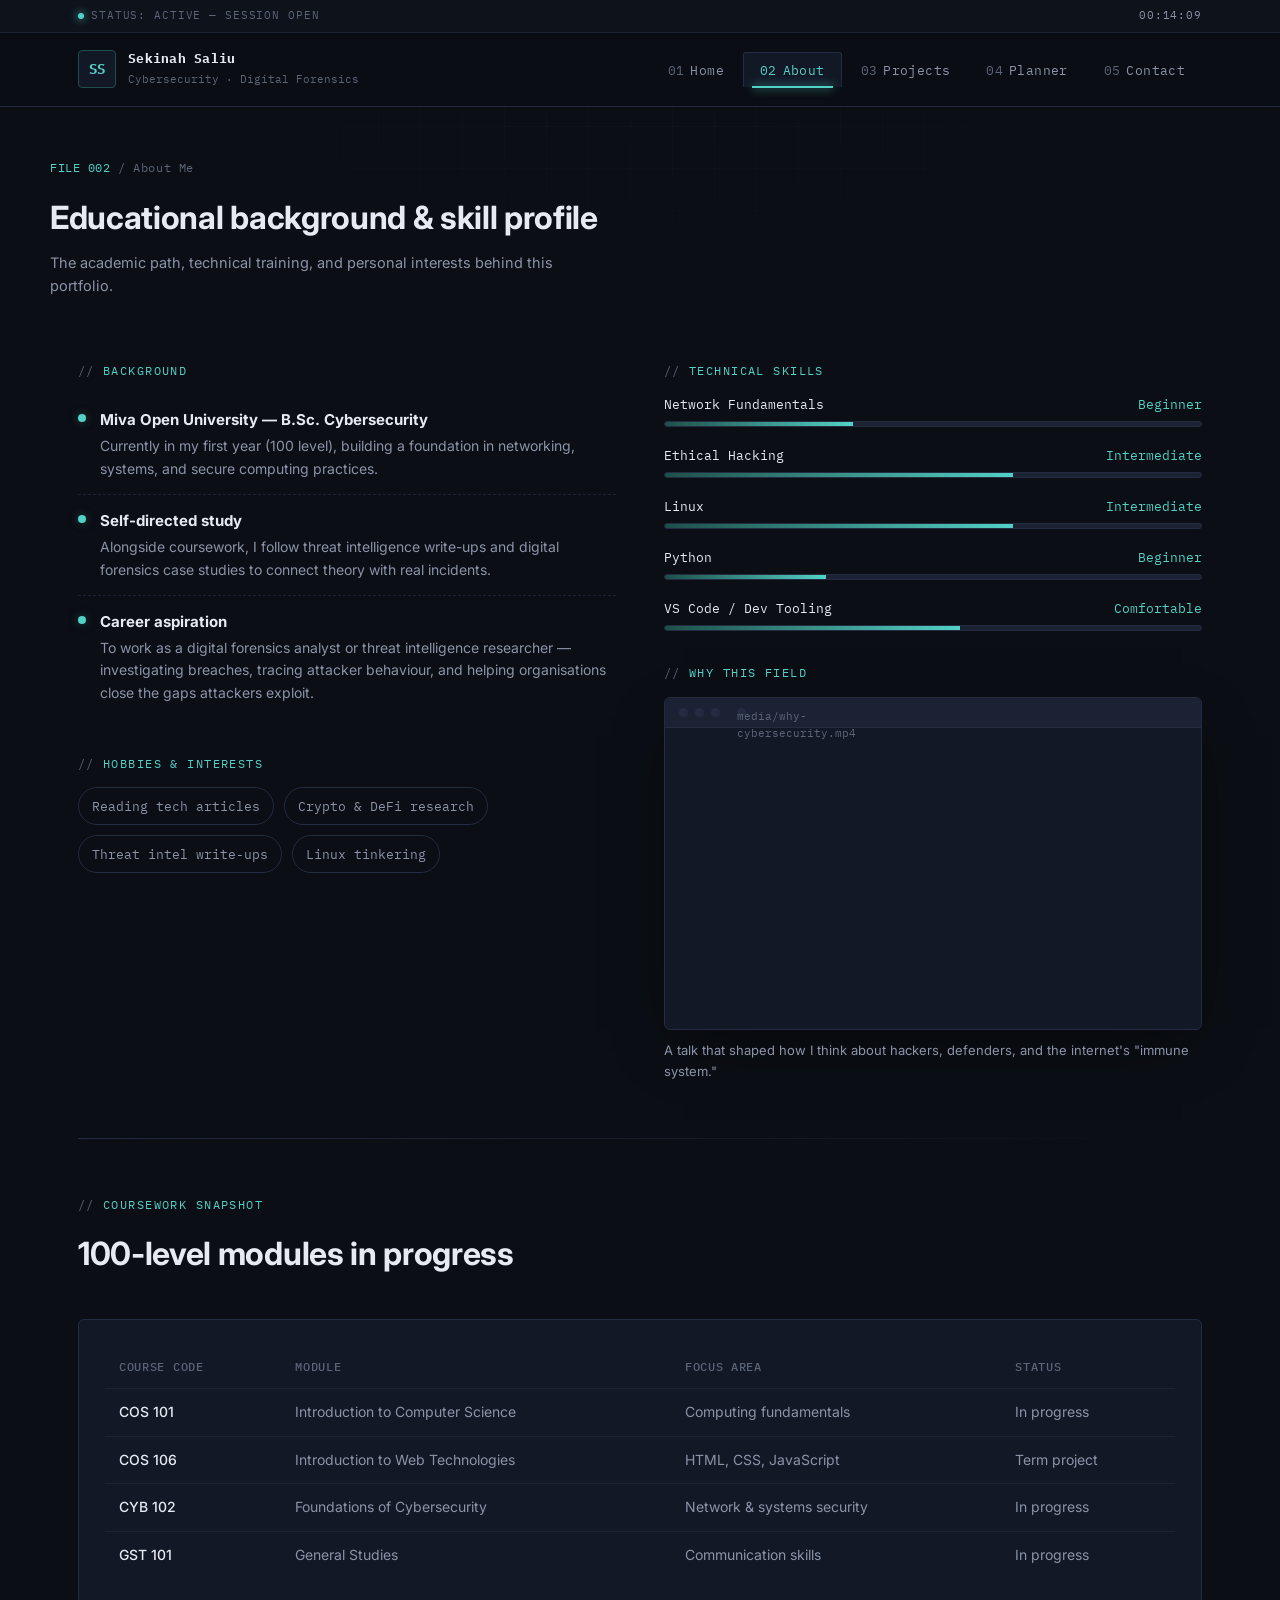
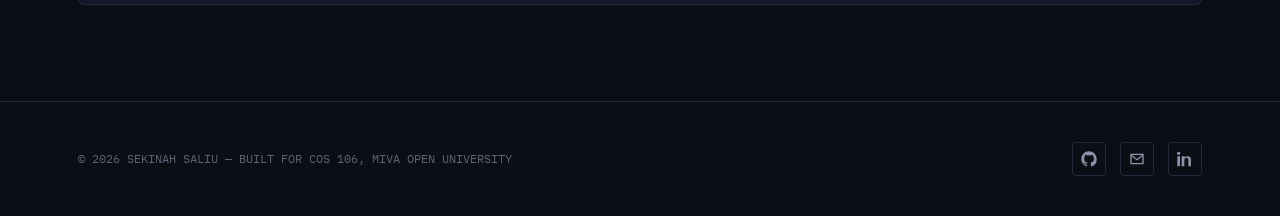
<file: about.html>
<!DOCTYPE html>
<html lang="en">
<head>
<meta charset="UTF-8">
<meta name="viewport" content="width=device-width, initial-scale=1.0">
<title>About Me — Sekinah Saliu</title>
<meta name="description" content="Educational background, career aspirations, technical skills and interests of Sekinah Saliu, Cybersecurity student.">
<link rel="preconnect" href="https://fonts.googleapis.com">
<link href="https://fonts.googleapis.com/css2?family=IBM+Plex+Mono:wght@400;500;600;700&family=Inter:wght@400;500;600;700;800&display=swap" rel="stylesheet">
<link rel="stylesheet" href="style.css">
</head>
<body>

<div class="status-bar">
  <div class="wrap">
    <span><span class="status-dot"></span>STATUS: ACTIVE — SESSION OPEN</span>
    <span class="clock" data-clock>00:00:00</span>
  </div>
</div>

<header class="site-header">
  <nav class="nav-row wrap">
    <a href="index.html" class="brand">
      <span class="brand-mark">SS</span>
      <span class="brand-text"><strong>Sekinah Saliu</strong><span>Cybersecurity · Digital Forensics</span></span>
    </a>
    <button class="nav-toggle" aria-label="Toggle navigation" aria-expanded="false">
      <span></span><span></span><span></span>
    </button>
    <ul class="case-tabs">
      <li><a href="index.html"><span class="idx">01</span>Home</a></li>
      <li><a href="about.html" class="active"><span class="idx">02</span>About</a></li>
      <li><a href="projects.html"><span class="idx">03</span>Projects</a></li>
      <li><a href="planner.html"><span class="idx">04</span>Planner</a></li>
      <li><a href="contact.html"><span class="idx">05</span>Contact</a></li>
    </ul>
  </nav>
</header>

<main>
  <section class="page-head wrap">
    <div class="breadcrumb"><span class="cyan">FILE 002</span> / About Me</div>
    <h1 class="section-title">Educational background &amp; skill profile</h1>
    <p class="section-sub">The academic path, technical training, and personal interests behind this portfolio.</p>
  </section>

  <section class="section-tight">
    <div class="wrap about-grid">

      <div class="reveal in">
        <div class="eyebrow">Background</div>
        <ul class="log-list">
          <li>
            <span class="dot"></span>
            <div>
              <h4>Miva Open University — B.Sc. Cybersecurity</h4>
              <p>Currently in my first year (100 level), building a foundation in networking, systems, and secure computing practices.</p>
            </div>
          </li>
          <li>
            <span class="dot"></span>
            <div>
              <h4>Self-directed study</h4>
              <p>Alongside coursework, I follow threat intelligence write-ups and digital forensics case studies to connect theory with real incidents.</p>
            </div>
          </li>
          <li>
            <span class="dot"></span>
            <div>
              <h4>Career aspiration</h4>
              <p>To work as a digital forensics analyst or threat intelligence researcher — investigating breaches, tracing attacker behaviour, and helping organisations close the gaps attackers exploit.</p>
            </div>
          </li>
        </ul>

        <div class="eyebrow" style="margin-top:36px;">Hobbies &amp; interests</div>
        <div class="chip-row">
          <span class="chip">Reading tech articles</span>
          <span class="chip">Crypto &amp; DeFi research</span>
          <span class="chip">Threat intel write-ups</span>
          <span class="chip">Linux tinkering</span>
        </div>
      </div>

      <div class="reveal">
        <div class="eyebrow">Technical skills</div>

        <div class="meter">
          <div class="meter-head"><span>Network Fundamentals</span><span class="level">Beginner</span></div>
          <div class="meter-track"><div class="meter-fill" data-level="35"></div></div>
        </div>
        <div class="meter">
          <div class="meter-head"><span>Ethical Hacking</span><span class="level">Intermediate</span></div>
          <div class="meter-track"><div class="meter-fill" data-level="65"></div></div>
        </div>
        <div class="meter">
          <div class="meter-head"><span>Linux</span><span class="level">Intermediate</span></div>
          <div class="meter-track"><div class="meter-fill" data-level="65"></div></div>
        </div>
        <div class="meter">
          <div class="meter-head"><span>Python</span><span class="level">Beginner</span></div>
          <div class="meter-track"><div class="meter-fill" data-level="30"></div></div>
        </div>
        <div class="meter">
          <div class="meter-head"><span>VS Code / Dev Tooling</span><span class="level">Comfortable</span></div>
          <div class="meter-track"><div class="meter-fill" data-level="55"></div></div>
        </div>

        <div class="eyebrow" style="margin-top:32px;">Why this field</div>
        <div class="video-frame">
          <div class="terminal-bar"><span></span><span></span><span></span><span class="path">media/why-cybersecurity.mp4</span></div>
          <iframe src="https://www.youtube.com/embed/fJC8jT9RD7o" title="Hackers: the internet's immune system — Keren Elazari" allowfullscreen loading="lazy"></iframe>
        </div>
        <p style="color:var(--muted); font-size:13px; margin-top:10px;">A talk that shaped how I think about hackers, defenders, and the internet's "immune system."</p>
      </div>
    </div>
  </section>

  <div class="wrap"><div class="divider"></div></div>

  <section class="section-tight">
    <div class="wrap">
      <div class="eyebrow">Coursework snapshot</div>
      <div class="section-head">
        <h2 class="section-title">100-level modules in progress</h2>
      </div>
      <div class="card">
        <table class="data-table">
          <thead>
            <tr><th>Course code</th><th>Module</th><th>Focus area</th><th>Status</th></tr>
          </thead>
          <tbody>
            <tr><td><strong>COS 101</strong></td><td>Introduction to Computer Science</td><td>Computing fundamentals</td><td>In progress</td></tr>
            <tr><td><strong>COS 106</strong></td><td>Introduction to Web Technologies</td><td>HTML, CSS, JavaScript</td><td>Term project</td></tr>
            <tr><td><strong>CYB 102</strong></td><td>Foundations of Cybersecurity</td><td>Network &amp; systems security</td><td>In progress</td></tr>
            <tr><td><strong>GST 101</strong></td><td>General Studies</td><td>Communication skills</td><td>In progress</td></tr>
          </tbody>
        </table>
      </div>
    </div>
  </section>
</main>

<footer>
  <div class="wrap footer-row">
    <p>© 2026 SEKINAH SALIU — BUILT FOR COS 106, MIVA OPEN UNIVERSITY</p>
    <div class="socials">
      <a href="https://github.com/" aria-label="GitHub" target="_blank" rel="noopener">
        <svg viewBox="0 0 24 24" fill="currentColor"><path d="M12 .5C5.65.5.5 5.65.5 12c0 5.09 3.29 9.4 7.86 10.93.57.1.78-.25.78-.55v-1.94c-3.2.7-3.87-1.35-3.87-1.35-.53-1.33-1.29-1.68-1.29-1.68-1.05-.72.08-.71.08-.71 1.16.08 1.77 1.19 1.77 1.19 1.03 1.77 2.71 1.26 3.37.96.1-.75.4-1.26.73-1.55-2.55-.29-5.23-1.28-5.23-5.68 0-1.25.45-2.28 1.19-3.08-.12-.29-.52-1.46.11-3.05 0 0 .97-.31 3.18 1.18a11 11 0 0 1 5.8 0c2.2-1.49 3.17-1.18 3.17-1.18.64 1.59.24 2.76.12 3.05.74.8 1.19 1.83 1.19 3.08 0 4.41-2.69 5.38-5.25 5.67.41.36.78 1.07.78 2.16v3.2c0 .31.21.66.79.55A10.52 10.52 0 0 0 23.5 12C23.5 5.65 18.35.5 12 .5Z"/></svg>
      </a>
      <a href="mailto:sekinah.saliu@example.com" aria-label="Email">
        <svg viewBox="0 0 24 24" fill="none" stroke="currentColor" stroke-width="2"><path d="M3 5h18v14H3z"/><path d="m3 6 9 7 9-7"/></svg>
      </a>
      <a href="https://linkedin.com/" aria-label="LinkedIn" target="_blank" rel="noopener">
        <svg viewBox="0 0 24 24" fill="currentColor"><path d="M4.98 3.5C4.98 4.88 3.9 6 2.5 6S0 4.88 0 3.5 1.12 1 2.5 1s2.48 1.12 2.48 2.5ZM.5 8h4V23h-4V8Zm7.5 0h3.83v2.05h.05c.53-1 1.84-2.05 3.79-2.05C19.9 8 21 10.1 21 13.6V23h-4v-8.4c0-2-.04-4.6-2.8-4.6-2.8 0-3.2 2.2-3.2 4.45V23h-4V8Z"/></svg>
      </a>
    </div>
  </div>
</footer>

<script src="script.js"></script>
</body>
</html>
</file>
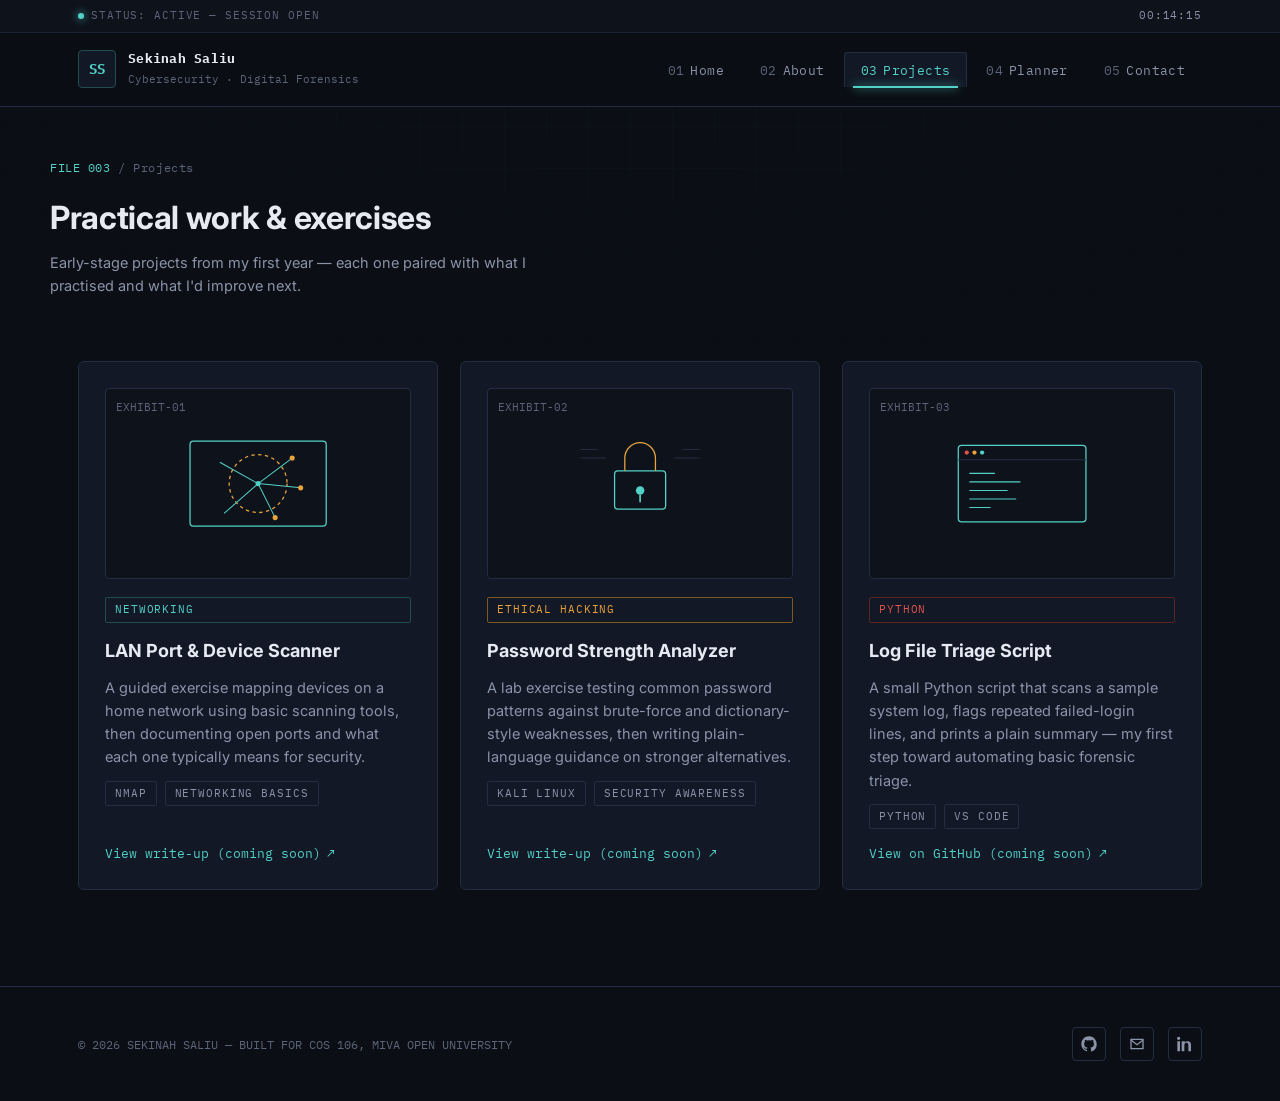
<file: projects.html>
<!DOCTYPE html>
<html lang="en">
<head>
<meta charset="UTF-8">
<meta name="viewport" content="width=device-width, initial-scale=1.0">
<title>Projects — Sekinah Saliu</title>
<meta name="description" content="Sample projects by Sekinah Saliu spanning network basics, ethical hacking practice, and Python scripting.">
<link rel="preconnect" href="https://fonts.googleapis.com">
<link href="https://fonts.googleapis.com/css2?family=IBM+Plex+Mono:wght@400;500;600;700&family=Inter:wght@400;500;600;700;800&display=swap" rel="stylesheet">
<link rel="stylesheet" href="style.css">
</head>
<body>

<div class="status-bar">
  <div class="wrap">
    <span><span class="status-dot"></span>STATUS: ACTIVE — SESSION OPEN</span>
    <span class="clock" data-clock>00:00:00</span>
  </div>
</div>

<header class="site-header">
  <nav class="nav-row wrap">
    <a href="index.html" class="brand">
      <span class="brand-mark">SS</span>
      <span class="brand-text"><strong>Sekinah Saliu</strong><span>Cybersecurity · Digital Forensics</span></span>
    </a>
    <button class="nav-toggle" aria-label="Toggle navigation" aria-expanded="false">
      <span></span><span></span><span></span>
    </button>
    <ul class="case-tabs">
      <li><a href="index.html"><span class="idx">01</span>Home</a></li>
      <li><a href="about.html"><span class="idx">02</span>About</a></li>
      <li><a href="projects.html" class="active"><span class="idx">03</span>Projects</a></li>
      <li><a href="planner.html"><span class="idx">04</span>Planner</a></li>
      <li><a href="contact.html"><span class="idx">05</span>Contact</a></li>
    </ul>
  </nav>
</header>

<main>
  <section class="page-head wrap">
    <div class="breadcrumb"><span class="cyan">FILE 003</span> / Projects</div>
    <h1 class="section-title">Practical work &amp; exercises</h1>
    <p class="section-sub">Early-stage projects from my first year — each one paired with what I practised and what I'd improve next.</p>
  </section>

  <section class="section-tight">
    <div class="wrap grid-3">

      <article class="card project-card reveal in">
        <div class="project-thumb">
          <span class="case-id">EXHIBIT-01</span>
          <svg viewBox="0 0 200 140" fill="none" xmlns="http://www.w3.org/2000/svg">
            <rect x="20" y="20" width="160" height="100" rx="4" stroke="#52D1C6" stroke-width="1.5"/>
            <circle cx="100" cy="70" r="34" stroke="#E8A33D" stroke-width="1.5" stroke-dasharray="4 4"/>
            <circle cx="100" cy="70" r="3" fill="#52D1C6"/>
            <path d="M100 70 L140 40 M100 70 L150 75 M100 70 L120 110 M100 70 L60 105 M100 70 L55 45" stroke="#52D1C6" stroke-width="1.2"/>
            <circle cx="140" cy="40" r="3" fill="#E8A33D"/>
            <circle cx="150" cy="75" r="3" fill="#E8A33D"/>
            <circle cx="120" cy="110" r="3" fill="#E8A33D"/>
          </svg>
        </div>
        <span class="tag cyan">Networking</span>
        <h3 style="margin-top:14px;">LAN Port &amp; Device Scanner</h3>
        <p>A guided exercise mapping devices on a home network using basic scanning tools, then documenting open ports and what each one typically means for security.</p>
        <div class="project-meta">
          <span class="tag">Nmap</span>
          <span class="tag">Networking basics</span>
        </div>
        <a href="#" class="project-link">View write-up (coming soon)</a>
      </article>

      <article class="card project-card reveal">
        <div class="project-thumb">
          <span class="case-id">EXHIBIT-02</span>
          <svg viewBox="0 0 200 140" fill="none" xmlns="http://www.w3.org/2000/svg">
            <rect x="70" y="55" width="60" height="45" rx="4" stroke="#52D1C6" stroke-width="1.5"/>
            <path d="M82 55v-15a18 18 0 0 1 36 0v15" stroke="#E8A33D" stroke-width="1.5"/>
            <circle cx="100" cy="78" r="5" fill="#52D1C6"/>
            <line x1="100" y1="83" x2="100" y2="92" stroke="#52D1C6" stroke-width="2"/>
            <path d="M30 30 h20 M30 40 h30 M150 30 h20 M140 40 h30" stroke="#232C40" stroke-width="1.2"/>
          </svg>
        </div>
        <span class="tag amber">Ethical Hacking</span>
        <h3 style="margin-top:14px;">Password Strength Analyzer</h3>
        <p>A lab exercise testing common password patterns against brute-force and dictionary-style weaknesses, then writing plain-language guidance on stronger alternatives.</p>
        <div class="project-meta">
          <span class="tag">Kali Linux</span>
          <span class="tag">Security awareness</span>
        </div>
        <a href="#" class="project-link">View write-up (coming soon)</a>
      </article>

      <article class="card project-card reveal">
        <div class="project-thumb">
          <span class="case-id">EXHIBIT-03</span>
          <svg viewBox="0 0 200 140" fill="none" xmlns="http://www.w3.org/2000/svg">
            <rect x="25" y="25" width="150" height="90" rx="4" stroke="#52D1C6" stroke-width="1.5"/>
            <line x1="25" y1="42" x2="175" y2="42" stroke="#232C40" stroke-width="1.2"/>
            <circle cx="35" cy="33.5" r="2.5" fill="#E1544A"/>
            <circle cx="44" cy="33.5" r="2.5" fill="#E8A33D"/>
            <circle cx="53" cy="33.5" r="2.5" fill="#52D1C6"/>
            <path d="M38 58 h30 M38 68 h60 M38 78 h45 M38 88 h55 M38 98 h25" stroke="#52D1C6" stroke-width="1.2"/>
          </svg>
        </div>
        <span class="tag red">Python</span>
        <h3 style="margin-top:14px;">Log File Triage Script</h3>
        <p>A small Python script that scans a sample system log, flags repeated failed-login lines, and prints a plain summary — my first step toward automating basic forensic triage.</p>
        <div class="project-meta">
          <span class="tag">Python</span>
          <span class="tag">VS Code</span>
        </div>
        <a href="#" class="project-link">View on GitHub (coming soon)</a>
      </article>

    </div>
  </section>
</main>

<footer>
  <div class="wrap footer-row">
    <p>© 2026 SEKINAH SALIU — BUILT FOR COS 106, MIVA OPEN UNIVERSITY</p>
    <div class="socials">
      <a href="https://github.com/" aria-label="GitHub" target="_blank" rel="noopener">
        <svg viewBox="0 0 24 24" fill="currentColor"><path d="M12 .5C5.65.5.5 5.65.5 12c0 5.09 3.29 9.4 7.86 10.93.57.1.78-.25.78-.55v-1.94c-3.2.7-3.87-1.35-3.87-1.35-.53-1.33-1.29-1.68-1.29-1.68-1.05-.72.08-.71.08-.71 1.16.08 1.77 1.19 1.77 1.19 1.03 1.77 2.71 1.26 3.37.96.1-.75.4-1.26.73-1.55-2.55-.29-5.23-1.28-5.23-5.68 0-1.25.45-2.28 1.19-3.08-.12-.29-.52-1.46.11-3.05 0 0 .97-.31 3.18 1.18a11 11 0 0 1 5.8 0c2.2-1.49 3.17-1.18 3.17-1.18.64 1.59.24 2.76.12 3.05.74.8 1.19 1.83 1.19 3.08 0 4.41-2.69 5.38-5.25 5.67.41.36.78 1.07.78 2.16v3.2c0 .31.21.66.79.55A10.52 10.52 0 0 0 23.5 12C23.5 5.65 18.35.5 12 .5Z"/></svg>
      </a>
      <a href="mailto:sekinah.saliu@example.com" aria-label="Email">
        <svg viewBox="0 0 24 24" fill="none" stroke="currentColor" stroke-width="2"><path d="M3 5h18v14H3z"/><path d="m3 6 9 7 9-7"/></svg>
      </a>
      <a href="https://linkedin.com/" aria-label="LinkedIn" target="_blank" rel="noopener">
        <svg viewBox="0 0 24 24" fill="currentColor"><path d="M4.98 3.5C4.98 4.88 3.9 6 2.5 6S0 4.88 0 3.5 1.12 1 2.5 1s2.48 1.12 2.48 2.5ZM.5 8h4V23h-4V8Zm7.5 0h3.83v2.05h.05c.53-1 1.84-2.05 3.79-2.05C19.9 8 21 10.1 21 13.6V23h-4v-8.4c0-2-.04-4.6-2.8-4.6-2.8 0-3.2 2.2-3.2 4.45V23h-4V8Z"/></svg>
      </a>
    </div>
  </div>
</footer>

<script src="script.js"></script>
</body>
</html>
</file>
<file: style.css>
/* =========================================================
   SEKINAH SALIU — DIGITAL FORENSICS PORTFOLIO
   Design language: "Case File" — evidence dossier meets
   terminal diagnostics. Built for COS 106 Term Project.
   ========================================================= */

/* ---------- Design Tokens ---------- */
:root{
  --ink:        #0B0E14;
  --ink-2:      #0E121B;
  --panel:      #121826;
  --panel-2:    #1A2233;
  --line:       #232C40;
  --line-soft:  #1B2233;
  --text:       #E7EAF2;
  --muted:      #8B93A8;
  --muted-2:    #5C6478;
  --amber:      #E8A33D;
  --amber-dim:  #7A5A22;
  --cyan:       #52D1C6;
  --cyan-dim:   #1E4F4A;
  --red:        #E1544A;
  --red-dim:    #5A2521;

  --mono: 'IBM Plex Mono', 'Courier New', monospace;
  --sans: 'Inter', -apple-system, BlinkMacSystemFont, 'Segoe UI', sans-serif;

  --radius: 3px;
  --radius-lg: 6px;
  --shadow: 0 20px 60px -20px rgba(0,0,0,0.6);
  --maxw: 1180px;
}

/* ---------- Reset ---------- */
*, *::before, *::after{ box-sizing: border-box; }
html{ scroll-behavior: smooth; }
body{
  margin:0;
  background: var(--ink);
  color: var(--text);
  font-family: var(--sans);
  font-size: 16px;
  line-height: 1.6;
  -webkit-font-smoothing: antialiased;
}
img{ max-width:100%; display:block; }
a{ color: inherit; text-decoration:none; }
ul{ margin:0; padding:0; list-style:none; }
h1,h2,h3,h4,p{ margin:0; }
button, input, textarea{ font-family: inherit; color: inherit; }

/* Faint schematic grid backdrop */
body::before{
  content:"";
  position: fixed; inset:0;
  background-image:
    linear-gradient(rgba(82,209,198,0.035) 1px, transparent 1px),
    linear-gradient(90deg, rgba(82,209,198,0.035) 1px, transparent 1px);
  background-size: 42px 42px;
  pointer-events:none;
  z-index:0;
  mask-image: radial-gradient(ellipse 80% 60% at 50% 0%, black, transparent 75%);
}

::selection{ background: var(--cyan); color: var(--ink); }

/* Visible keyboard focus, always */
a:focus-visible, button:focus-visible, input:focus-visible,
textarea:focus-visible, [tabindex]:focus-visible{
  outline: 2px solid var(--cyan);
  outline-offset: 3px;
}

/* Reduced motion respected globally */
@media (prefers-reduced-motion: reduce){
  *{ animation-duration: 0.001ms !important; animation-iteration-count: 1 !important;
     transition-duration: 0.001ms !important; scroll-behavior:auto !important; }
}

/* ---------- Utility ---------- */
.wrap{ max-width: var(--maxw); margin:0 auto; padding: 0 28px; position:relative; z-index:1; }
.mono{ font-family: var(--mono); }
.eyebrow{
  font-family: var(--mono); font-size: 12px; letter-spacing: .12em; text-transform: uppercase;
  color: var(--cyan); display:flex; align-items:center; gap:8px; margin-bottom: 14px;
}
.eyebrow::before{ content:"//"; color: var(--muted-2); }
.section{ padding: 88px 0; position: relative; z-index:1; }
.section-tight{ padding: 56px 0; }
.divider{
  height:1px; background: linear-gradient(90deg, var(--line) 0%, transparent 100%);
  margin: 0;
}
.tag{
  font-family: var(--mono); font-size: 11px; letter-spacing:.08em; text-transform:uppercase;
  padding: 3px 9px; border:1px solid var(--line); border-radius: 2px; color: var(--muted);
}
.tag.amber{ color: var(--amber); border-color: var(--amber-dim); }
.tag.cyan{ color: var(--cyan); border-color: var(--cyan-dim); }
.tag.red{ color: var(--red); border-color: var(--red-dim); }

.btn{
  display:inline-flex; align-items:center; gap:10px;
  font-family: var(--mono); font-size: 13px; letter-spacing:.04em; text-transform: uppercase;
  padding: 13px 22px; border-radius: var(--radius); border:1px solid var(--line);
  background: var(--panel); cursor:pointer; transition: all .18s ease;
}
.btn:hover{ border-color: var(--cyan); color: var(--cyan); transform: translateY(-1px); }
.btn.primary{ background: var(--cyan); color: var(--ink); border-color: var(--cyan); font-weight:600; }
.btn.primary:hover{ background: #66DDD1; color: var(--ink); box-shadow: 0 8px 30px -8px rgba(82,209,198,.5); }
.btn.ghost{ background:transparent; }
.btn::after{ content:"→"; transition: transform .18s ease; }
.btn:hover::after{ transform: translateX(3px); }

/* ---------- Status Ticker Bar ---------- */
.status-bar{
  border-bottom:1px solid var(--line-soft);
  background: var(--ink-2);
  font-family: var(--mono); font-size:11px; letter-spacing:.08em;
  color: var(--muted-2); position:relative; z-index:2;
}
.status-bar .wrap{ display:flex; align-items:center; justify-content:space-between; padding:7px 28px; }
.status-dot{
  display:inline-block; width:6px; height:6px; border-radius:50%;
  background: var(--cyan); margin-right:7px; box-shadow: 0 0 8px var(--cyan);
  animation: pulse 2s infinite;
}
@keyframes pulse{ 0%,100%{ opacity:1; } 50%{ opacity:.35; } }
.status-bar .clock{ color: var(--muted); }

/* ---------- Header / Case-File Nav ---------- */
header.site-header{
  position: sticky; top:0; z-index: 50;
  background: rgba(11,14,20,0.88);
  backdrop-filter: blur(10px);
  border-bottom: 1px solid var(--line);
}
.nav-row{ display:flex; align-items:center; justify-content:space-between; padding: 16px 28px; }
.brand{ display:flex; align-items:center; gap:12px; }
.brand-mark{
  width:38px; height:38px; border-radius:4px;
  border:1px solid var(--cyan-dim); background: var(--panel);
  display:flex; align-items:center; justify-content:center;
  font-family: var(--mono); font-weight:700; color: var(--cyan); font-size:14px;
}
.brand-text{ font-family: var(--mono); font-size:13px; }
.brand-text strong{ color: var(--text); display:block; letter-spacing:.02em; }
.brand-text span{ color: var(--muted-2); font-size: 11px; }

.case-tabs{ display:flex; gap:2px; }
.case-tabs a{
  position:relative;
  font-family: var(--mono); font-size:12.5px; letter-spacing:.03em;
  color: var(--muted); padding: 9px 16px; border-radius: 3px 3px 0 0;
  border: 1px solid transparent; border-bottom:none;
  transition: color .15s ease;
}
.case-tabs a .idx{ color: var(--muted-2); margin-right:6px; }
.case-tabs a:hover{ color: var(--text); }
.case-tabs a.active{ color: var(--cyan); border-color: var(--line); background: var(--panel); }
.case-tabs a.active .idx{ color: var(--cyan); }
.case-tabs a.active::after{
  content:""; position:absolute; left:8px; right:8px; bottom:-1px; height:2px;
  background: var(--cyan); box-shadow: 0 0 10px var(--cyan);
}

.nav-toggle{ display:none; background:none; border:1px solid var(--line); border-radius:4px; padding:8px 10px; cursor:pointer; }
.nav-toggle span{ display:block; width:18px; height:2px; background:var(--text); margin:3px 0; }

@media (max-width: 880px){
  .case-tabs{
    display:none; position:absolute; top:100%; left:0; right:0;
    flex-direction:column; background: var(--ink-2); border-bottom:1px solid var(--line);
    padding: 8px 0;
  }
  .case-tabs.open{ display:flex; }
  .case-tabs a{ padding: 12px 28px; border-radius:0; }
  .case-tabs a.active::after{ display:none; }
  .nav-toggle{ display:block; }
}

/* ---------- Hero ---------- */
.hero{ padding: 64px 0 40px; position:relative; z-index:1; }
.hero-grid{ display:grid; grid-template-columns: 1.15fr 0.85fr; gap: 56px; align-items:center; }
@media (max-width: 900px){ .hero-grid{ grid-template-columns: 1fr; gap:40px; } }

.terminal{
  background: var(--panel); border:1px solid var(--line); border-radius: var(--radius-lg);
  box-shadow: var(--shadow); overflow:hidden;
}
.terminal-bar{
  display:flex; align-items:center; gap:7px; padding:10px 14px;
  border-bottom:1px solid var(--line); background: var(--panel-2);
}
.terminal-bar span{ width:9px; height:9px; border-radius:50%; background: var(--line); }
.terminal-bar .path{ margin-left:10px; font-family:var(--mono); font-size:11px; color:var(--muted-2); }
.terminal-body{ padding: 22px 24px 26px; font-family: var(--mono); font-size: 13.5px; min-height: 168px; }
.terminal-body .line{ color: var(--muted); margin-bottom:6px; }
.terminal-body .line .ok{ color: var(--cyan); }
.terminal-body .cursor{ display:inline-block; width:8px; height:15px; background:var(--cyan); vertical-align:-2px; animation: blink 1s steps(1) infinite; }
@keyframes blink{ 50%{ opacity:0; } }

.hero-name{ font-family: var(--sans); font-weight: 800; font-size: clamp(34px, 5vw, 52px); line-height:1.08; margin: 22px 0 10px; letter-spacing: -0.01em; }
.hero-role{ color: var(--cyan); font-family: var(--mono); font-size: 14px; letter-spacing:.03em; margin-bottom:16px; }
.hero-bio{ color: var(--muted); max-width: 54ch; margin-bottom: 26px; font-size: 15.5px; }
.hero-cta{ display:flex; gap:14px; flex-wrap:wrap; }

/* ID Badge (signature element) */
.id-badge{
  background: linear-gradient(180deg, var(--panel) 0%, var(--panel-2) 100%);
  border: 1px solid var(--line); border-radius: var(--radius-lg);
  padding: 22px; box-shadow: var(--shadow); position:relative;
}
.id-badge::before{
  content:""; position:absolute; inset:0; border-radius: var(--radius-lg);
  padding:1px; background: linear-gradient(135deg, var(--cyan-dim), transparent 40%);
  -webkit-mask: linear-gradient(#000 0 0) content-box, linear-gradient(#000 0 0);
  -webkit-mask-composite: xor; mask-composite: exclude; pointer-events:none;
}
.id-badge-top{ display:flex; justify-content:space-between; align-items:flex-start; margin-bottom:16px; }
.id-badge-top .tag{ }
.id-photo{
  width:100%; aspect-ratio: 4/3; border-radius: 4px; overflow:hidden;
  border:1px solid var(--line); background: var(--ink-2);
  display:flex; align-items:center; justify-content:center; position:relative;
  margin-bottom: 16px;
}
.id-photo::after{
  content:""; position:absolute; inset:0;
  background: repeating-linear-gradient(0deg, transparent, transparent 3px, rgba(82,209,198,0.03) 4px);
}
.id-photo svg{ width: 46%; opacity:.9; }
.id-scanline{
  position:absolute; left:0; right:0; height:2px; background: var(--cyan); opacity:.7;
  box-shadow: 0 0 12px var(--cyan); animation: scan 3.2s ease-in-out infinite;
}
@keyframes scan{ 0%{ top:4%; } 50%{ top:92%; } 100%{ top:4%; } }
.id-row{ display:flex; justify-content:space-between; font-family:var(--mono); font-size:12px; padding:7px 0; border-bottom: 1px dashed var(--line-soft); color: var(--muted); }
.id-row:last-child{ border-bottom:none; }
.id-row strong{ color: var(--text); font-weight:500; }

/* ---------- Cards / Grids ---------- */
.grid-3{ display:grid; grid-template-columns: repeat(3, 1fr); gap: 22px; }
.grid-2{ display:grid; grid-template-columns: repeat(2, 1fr); gap: 22px; }
@media (max-width: 880px){ .grid-3{ grid-template-columns: 1fr; } .grid-2{ grid-template-columns:1fr; } }

.card{
  background: var(--panel); border:1px solid var(--line); border-radius: var(--radius-lg);
  padding: 26px; transition: border-color .2s ease, transform .2s ease;
  position:relative; overflow:hidden;
}
.card:hover{ border-color: var(--cyan-dim); transform: translateY(-3px); }
.card::before{
  content:""; position:absolute; top:0; left:0; right:0; height:2px;
  background: var(--cyan); transform: scaleX(0); transform-origin:left;
  transition: transform .35s ease;
}
.card:hover::before{ transform: scaleX(1); }
.card h3{ font-size: 18px; margin-bottom:10px; }
.card p{ color: var(--muted); font-size: 14.5px; }

.section-head{ display:flex; align-items:flex-end; justify-content:space-between; margin-bottom: 40px; flex-wrap:wrap; gap:16px; }
.section-title{ font-size: clamp(24px, 3vw, 32px); font-weight:700; letter-spacing:-.01em; }
.section-sub{ color: var(--muted); max-width: 60ch; margin-top: 8px; font-size: 14.5px; }

/* ---------- Diagnostic Meters (skills) ---------- */
.meter{ margin-bottom: 18px; }
.meter-head{ display:flex; justify-content:space-between; font-family:var(--mono); font-size:12.5px; margin-bottom:7px; }
.meter-head .level{ color: var(--cyan); }
.meter-track{ height:6px; background: var(--panel-2); border-radius:3px; overflow:hidden; border:1px solid var(--line); }
.meter-fill{ height:100%; background: linear-gradient(90deg, var(--cyan-dim), var(--cyan)); width:0; transition: width 1.1s cubic-bezier(.2,.8,.2,1); }

/* ---------- Footer ---------- */
footer{ border-top:1px solid var(--line); padding: 40px 0; margin-top: 40px; position:relative; z-index:1; }
.footer-row{ display:flex; justify-content:space-between; align-items:center; flex-wrap:wrap; gap:16px; }
.footer-row p{ color: var(--muted-2); font-family: var(--mono); font-size:12px; }
.socials{ display:flex; gap:14px; }
.socials a{ width:34px; height:34px; border:1px solid var(--line); border-radius:4px; display:flex; align-items:center; justify-content:center; transition: border-color .2s ease, color .2s ease; color: var(--muted); }
.socials a:hover{ border-color: var(--cyan); color: var(--cyan); }
.socials svg{ width:16px; height:16px; }

/* ---------- Page header (non-home pages) ---------- */
.page-head{ padding: 52px 0 8px; }
.page-head .section-title{ margin-bottom: 6px; }
.breadcrumb{ font-family: var(--mono); font-size:11.5px; color: var(--muted-2); margin-bottom:14px; letter-spacing:.05em; }
.breadcrumb .cyan{ color: var(--cyan); }

/* ---------- About page ---------- */
.about-grid{ display:grid; grid-template-columns: 1fr 1fr; gap: 48px; align-items:start; }
@media (max-width: 880px){ .about-grid{ grid-template-columns:1fr; } }
.log-list li{ display:flex; gap:14px; padding: 14px 0; border-bottom:1px dashed var(--line-soft); }
.log-list li:last-child{ border-bottom:none; }
.log-list .dot{ width:8px; height:8px; border-radius:50%; background: var(--cyan); margin-top:6px; flex-shrink:0; box-shadow: 0 0 8px var(--cyan-dim); }
.log-list h4{ font-size:15px; margin-bottom:3px; }
.log-list p{ color: var(--muted); font-size:14px; }

.chip-row{ display:flex; flex-wrap:wrap; gap:10px; margin-top: 8px; }
.chip{ font-family: var(--mono); font-size:12.5px; padding:8px 13px; border:1px solid var(--line); border-radius:20px; color: var(--muted); }

.video-frame{
  border:1px solid var(--line); border-radius: var(--radius-lg); overflow:hidden; background: var(--panel);
  box-shadow: var(--shadow); margin-top: 8px;
}
.video-frame .terminal-bar{ }
.video-frame iframe{ width:100%; aspect-ratio: 16/9; border:0; display:block; }

/* ---------- Projects page ---------- */
.project-card{ display:flex; flex-direction:column; }
.project-thumb{
  aspect-ratio: 16/10; border-radius: 4px; border:1px solid var(--line); background: var(--ink-2);
  margin-bottom: 18px; display:flex; align-items:center; justify-content:center; overflow:hidden; position:relative;
}
.project-thumb svg{ width:56%; }
.project-thumb .case-id{ position:absolute; top:10px; left:10px; font-family:var(--mono); font-size:10.5px; color: var(--muted-2); }
.project-meta{ display:flex; gap:8px; margin: 12px 0 14px; flex-wrap:wrap; }
.project-link{ font-family: var(--mono); font-size:12.5px; color: var(--cyan); display:inline-flex; align-items:center; gap:6px; margin-top:auto; }
.project-link::after{ content:"↗"; }

/* ---------- Planner page ---------- */
.planner-shell{
  background: var(--panel); border:1px solid var(--line); border-radius: var(--radius-lg);
  box-shadow: var(--shadow); overflow:hidden;
}
.planner-toolbar{
  display:flex; gap:10px; padding: 20px; border-bottom:1px solid var(--line); flex-wrap:wrap;
  background: var(--panel-2);
}
.planner-toolbar input[type="text"], .planner-toolbar input[type="date"]{
  background: var(--ink-2); border:1px solid var(--line); border-radius:3px; padding:11px 13px;
  font-size:14px; flex:1; min-width:160px;
}
.planner-toolbar input:focus{ border-color: var(--cyan); outline:none; }
.priority-select{
  background: var(--ink-2); border:1px solid var(--line); border-radius:3px; padding:11px 13px; font-size:13px;
}
.planner-stats{ display:flex; gap: 0; border-bottom:1px solid var(--line); }
.pstat{ flex:1; padding: 16px 20px; text-align:center; border-right:1px solid var(--line); }
.pstat:last-child{ border-right:none; }
.pstat .num{ font-family:var(--mono); font-size:22px; color:var(--cyan); font-weight:600; }
.pstat .lbl{ font-family:var(--mono); font-size:10.5px; color:var(--muted-2); text-transform:uppercase; letter-spacing:.06em; margin-top:2px; }

.task-list{ padding: 8px 12px 20px; min-height: 120px; }
.task-item{
  display:flex; align-items:flex-start; gap:14px; padding: 15px 14px; border-bottom:1px solid var(--line-soft);
  transition: background .15s ease;
}
.task-item:hover{ background: rgba(255,255,255,0.015); }
.task-check{
  width:20px; height:20px; border:1px solid var(--line); border-radius:3px; flex-shrink:0; cursor:pointer;
  display:flex; align-items:center; justify-content:center; margin-top:2px; transition: all .15s ease;
}
.task-check.checked{ background: var(--cyan); border-color: var(--cyan); }
.task-check.checked::after{ content:"✓"; color:var(--ink); font-size:12px; font-weight:700; }
.task-body{ flex:1; }
.task-title{ font-size:14.5px; margin-bottom:4px; }
.task-item.done .task-title{ text-decoration: line-through; color: var(--muted-2); }
.task-sub{ font-family:var(--mono); font-size:11.5px; color: var(--muted-2); display:flex; gap:10px; flex-wrap:wrap; }
.task-del{
  background:none; border:1px solid var(--line); border-radius:3px; color:var(--muted); cursor:pointer;
  padding: 6px 9px; font-size:12px; transition: all .15s ease; flex-shrink:0;
}
.task-del:hover{ border-color: var(--red); color: var(--red); }
.empty-state{ text-align:center; padding: 50px 20px; color: var(--muted-2); }
.empty-state .glyph{ font-family:var(--mono); font-size:28px; margin-bottom:10px; }

/* ---------- Contact page ---------- */
.contact-grid{ display:grid; grid-template-columns: 1fr 1fr; gap: 48px; align-items:start; }
@media (max-width: 880px){ .contact-grid{ grid-template-columns:1fr; } }
.form-field{ margin-bottom: 20px; }
.form-field label{ display:block; font-family: var(--mono); font-size:12px; letter-spacing:.04em; text-transform:uppercase; color: var(--muted); margin-bottom:8px; }
.form-field input, .form-field textarea{
  width:100%; background: var(--panel); border:1px solid var(--line); border-radius:3px;
  padding: 13px 14px; font-size:14.5px; transition: border-color .15s ease;
}
.form-field input:focus, .form-field textarea:focus{ border-color: var(--cyan); outline:none; }
.form-field textarea{ resize: vertical; min-height:120px; }
.form-field .err{ color: var(--red); font-size:12px; margin-top:6px; font-family: var(--mono); display:none; }
.form-field.invalid input, .form-field.invalid textarea{ border-color: var(--red); }
.form-field.invalid .err{ display:block; }
.form-status{
  margin-top:18px; padding: 14px 16px; border-radius:4px; font-family:var(--mono); font-size:13px;
  display:none; border:1px solid var(--cyan-dim); background: rgba(82,209,198,0.06); color: var(--cyan);
}
.form-status.show{ display:block; }

.contact-info .card{ margin-bottom:16px; }
.contact-info .card .row{ display:flex; gap:12px; align-items:flex-start; }
.contact-info .icon{ width:34px; height:34px; border:1px solid var(--line); border-radius:4px; display:flex; align-items:center; justify-content:center; color:var(--cyan); flex-shrink:0; }
.contact-info .icon svg{ width:16px; height:16px; }

/* ---------- Reveal on scroll ---------- */
.reveal{ opacity:0; transform: translateY(16px); transition: opacity .6s ease, transform .6s ease; }
.reveal.in{ opacity:1; transform: translateY(0); }

/* ---------- Table (Academic snapshot) ---------- */
table.data-table{ width:100%; border-collapse: collapse; font-size: 14px; }
.data-table th, .data-table td{ text-align:left; padding: 12px 14px; border-bottom:1px solid var(--line-soft); }
.data-table th{ font-family: var(--mono); font-size:11.5px; text-transform:uppercase; letter-spacing:.06em; color: var(--muted-2); font-weight:500; }
.data-table tr:last-child td{ border-bottom:none; }
.data-table td{ color: var(--muted); }
.data-table td strong{ color: var(--text); font-weight:500; }
</file>
